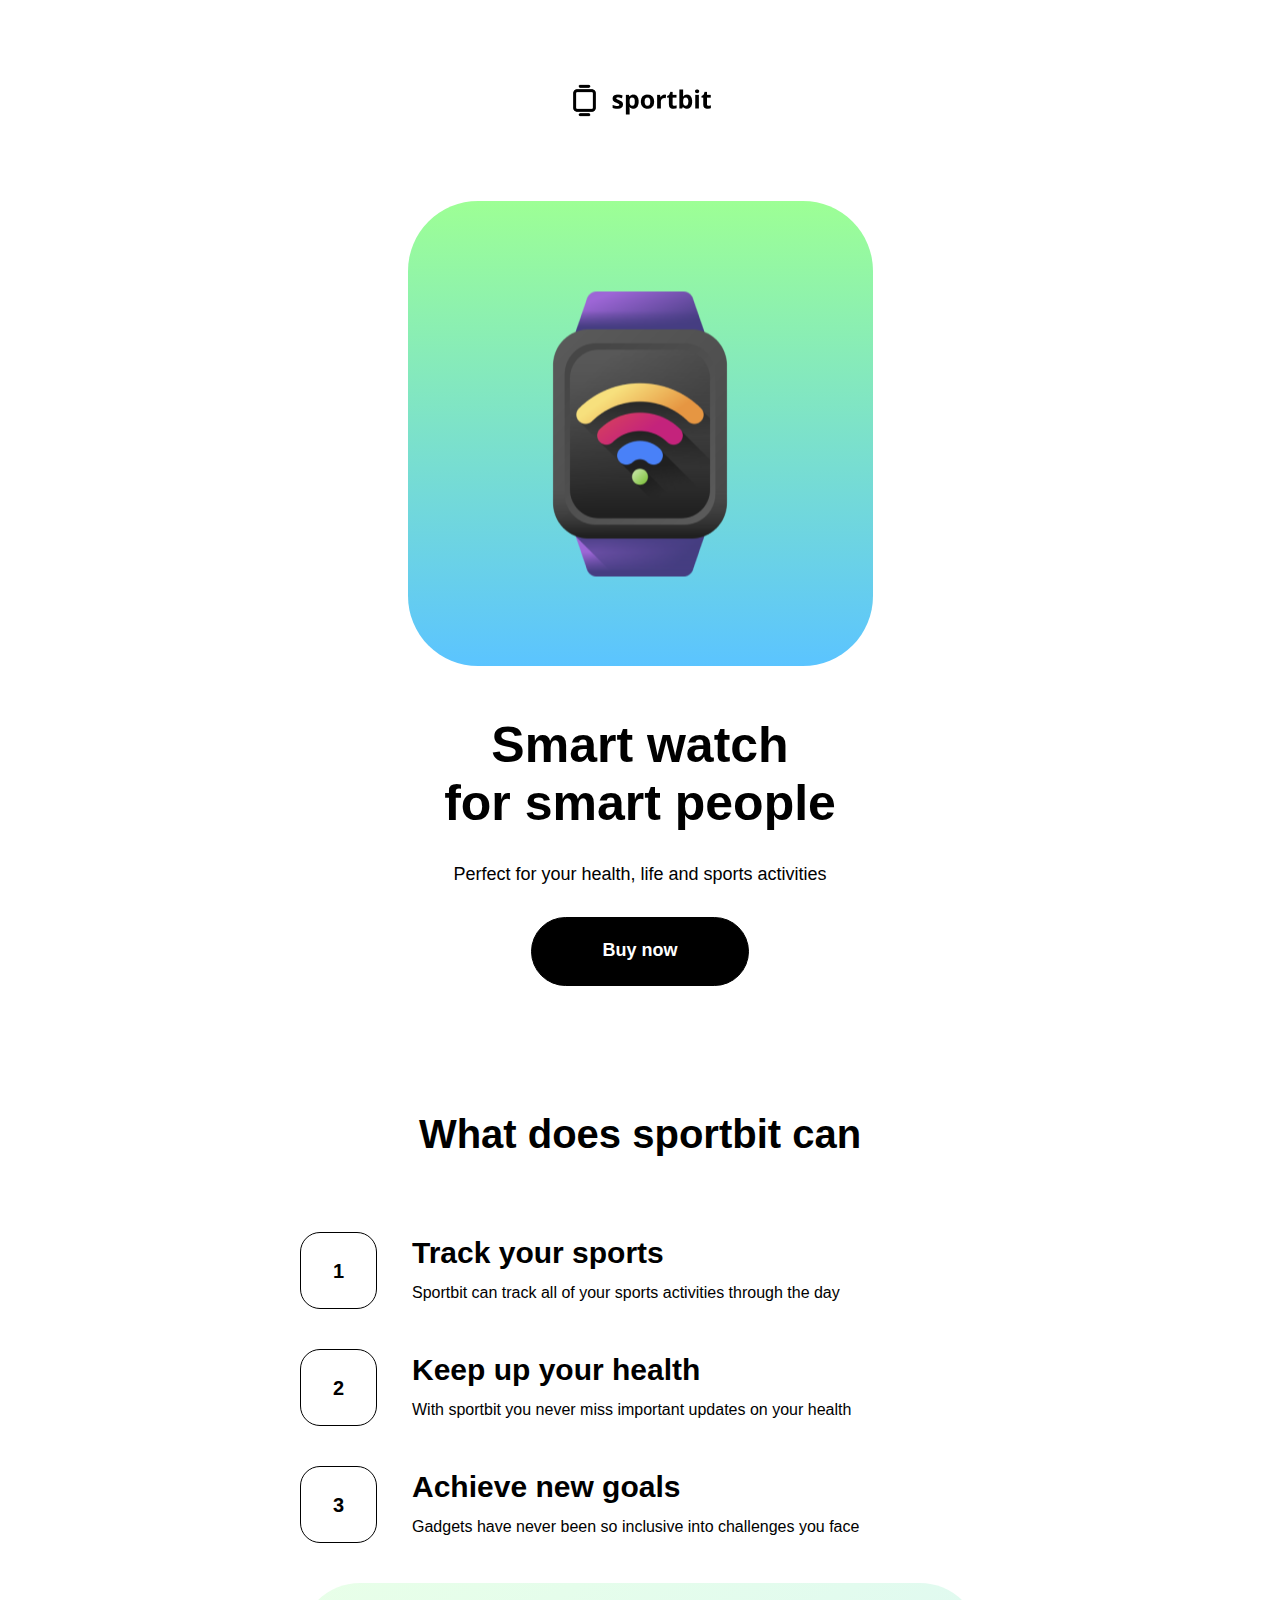
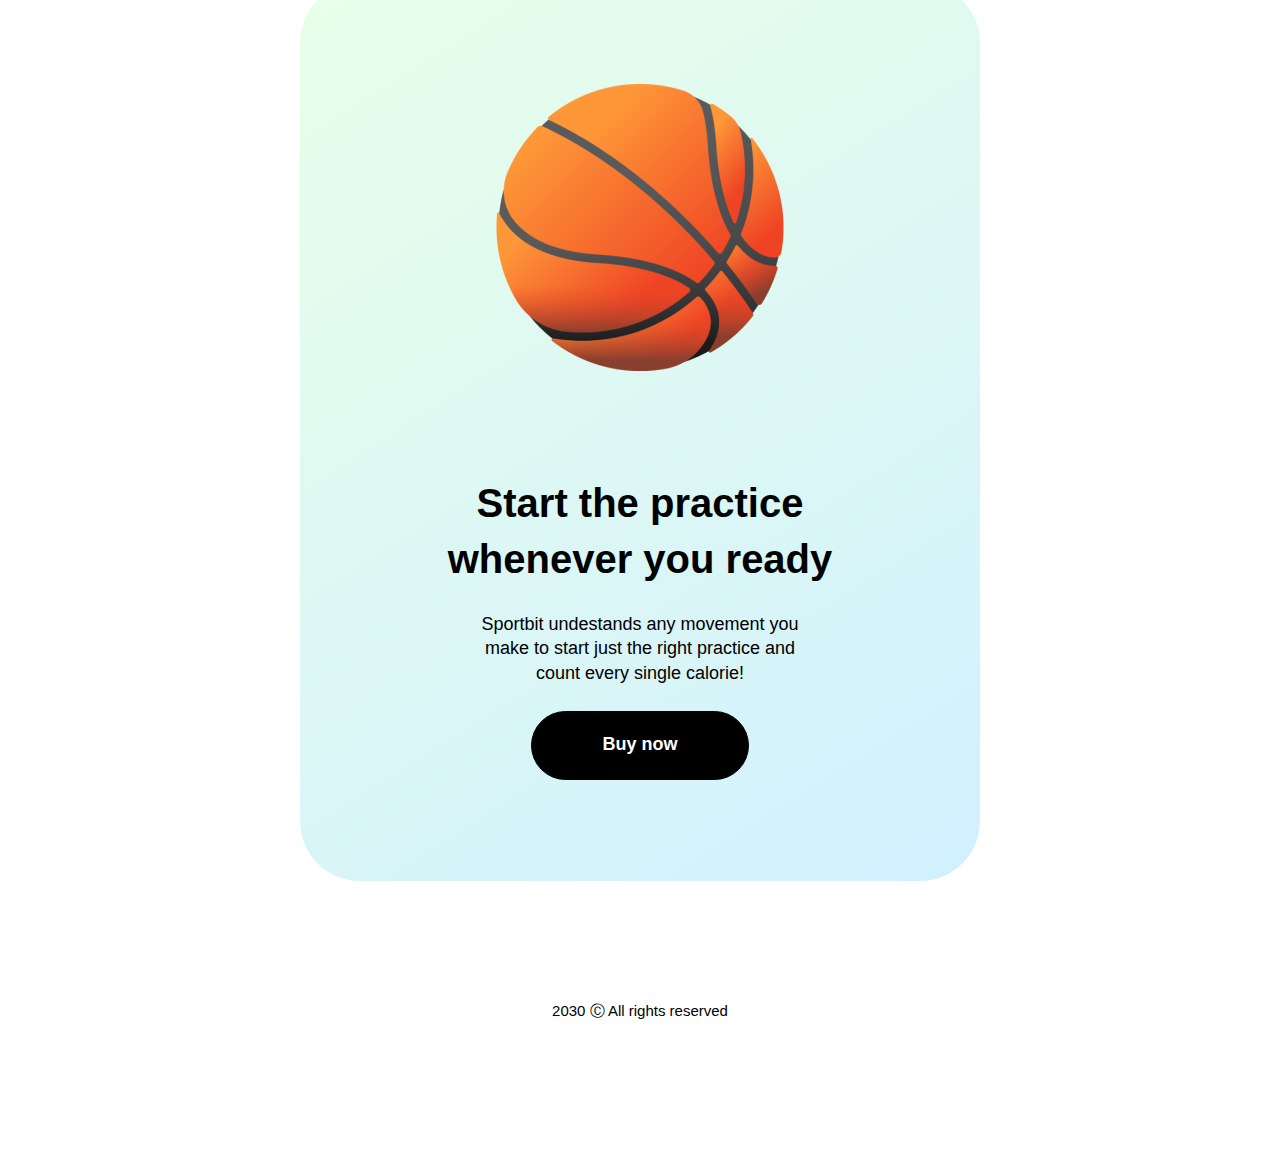
<file: index.html>
<!DOCTYPE html>
<html lang="en">
<head>
    <meta charset="UTF-8">
    <meta name="viewport" content="width=device-width, initial-scale=1.0">
    <title>sportbit template Figma test</title>
    <link rel="stylesheet" href="main.css">
</head>
<body>
    <div class="wrapper">
        <header class="header">
            <img src="img/log.png" alt="">
        </header>
        <div class="showcase">
            <div class="product">
                <img src="img/smartwatch-app 1.png" alt="">
            </div>
            <div class="text">
                <h1>
                    Smart watch <br> for smart people
                </h1>
                <p>
                    Perfect for your health, life and sports activities
                </p>
                <a href="#">
                    Buy now
                </a>
            </div>
        </div>
        <div class="list">
            <h2>
                What does sportbit can
            </h2>
            <div class="iners">
                <div class="iner iner1">
                    <div class="count">
                        1
                    </div>
                    <div class="inersText">
                        <div class="title">
                            Track your sports
                        </div>
                        <div class="subtitle">
                            Sportbit can track all of your sports activities through the day
                        </div>
                    </div>
                </div>
                <div class="iner iner2">
                    <div class="count">
                        2
                    </div>
                    <div class="inersText">
                        <div class="title">
                            Keep up your health
                        </div>
                        <div class="subtitle">
                            With sportbit you never miss important updates on your health
                        </div>
                    </div>
                </div>
                </div>
                <div class="iner iner3">
                    <div class="count">
                        3
                    </div>
                    <div class="inersText">
                        <div class="title">
                            Achieve new goals
                        </div>
                        <div class="subtitle">
                            Gadgets have never been so inclusive into challenges you face
                        </div>
                    </div>
                </div>
        </div>
        <div class="ball">
            <img src="img/ball.png" alt="">
            <h2>
                Start the practice <br> whenever you ready
            </h2>
            <p>
                Sportbit undestands any movement you <br> make to start just the right practice and <br> count every single calorie!
            </p>
            <a href="#">
                Buy now
            </a>
        </div>
        <footer class="footer">
            <p>
                2030 Ⓒ All rights reserved
            </p>
        </footer>
    </div>
</body>
</html>
</file>
<file: main.css>
*,
*::after,
*::before{
    padding: 0;
    margin: 0;;
    border: 0;
    box-sizing: border-box;
}

body{
    font-family: "Open Sans", sans-serif;
}

.wrapper{
    width: 720px;
    margin: 0 auto;
    padding: 20px;
}

.header{
    text-align: center;
}

.header img{
    display: inline-block;
    margin: 60px 0 80px 0;
}


.product{
    border-radius: 70px;
    width: 465px;
    height: 465px;
    background: linear-gradient(180deg, #9dff95 0%, #5bc4ff 100%);
    margin: 0 auto;
    position: relative;
    margin-bottom: 50px;
}

.product img,
.footer p{
    position: absolute;
    left: 50%;
    top: 50%;
    transform: translate(-50%, -50%);
}

.text h1{
    font-weight: 700;
    font-size: 50px;
    /*text-align: center;*/
    color: #000;
    margin-bottom: 30px;
}

.text{
    text-align: center;
}

.text p{
    font-weight: 500;
    font-size: 18px;
    line-height: 137%;
    /*text-align: center;*/
    color: #000;
    margin-bottom: 30px;
}

.text a,
.ball a{
    border-radius: 100px;
    padding: 22px 70px;
    width: 218px;
    height: 69px;
    background: #000;
    font-family:"Open Sans", sans-serif;
    font-weight: 700;
    font-size: 18px;
    color: #fff;
    text-decoration: none;
    display: inline-block;
    border: 1px solid #000;
    transition: 0.8s;
}
.text a:hover,
.ball a:hover{
    color: #000;
    background: #fff;
}


.showcase{
    margin-bottom: 120px;
}

.list h2{
    font-weight: 700;
    font-size: 40px;
    line-height: 140%;
    text-align: center;
    margin-bottom: 70px;

}

.count{
    border: 1px solid #000;
    border-radius: 20px;
    width: 77px;
    height: 77px;
    line-height: 77px;
    text-align: center;
    font-weight: 700;
    font-size: 20px;
    display: inline-block;
    margin-right: 35px;

}

.inersText{
    display: inline-block;
}

.inersText .title{
    font-weight: 700;
    font-size: 30px;
    line-height: 140%;
    margin-bottom: 10px;
}

.inersText .subTitle{
    font-weight: 400;
    font-size: 30px;
    line-height: 137%;
}

.iner{
    margin-bottom: 40px; 
    display: flex;
}

.ball{
    border-radius: 60px;
    padding: 101px 37px;
    width: 100%;
    background: linear-gradient(148deg, #e8ffe8 0%, #d1f0ff 100%);
    text-align: center;
}

.ball img{
    margin-bottom: 100px;
}

.ball h2{
    font-weight: 700;
    font-size: 40px;
    line-height: 140%;
    margin-bottom: 25px;
}

.ball p{
    font-weight: 500;
    font-size: 18px;
    line-height: 137%;
    margin-bottom: 25px;
}

.footer{
    height: 260px;
    position: relative;
}

.footer p{
    font-weight: 400;
    font-size: 15px;
}
</file>
